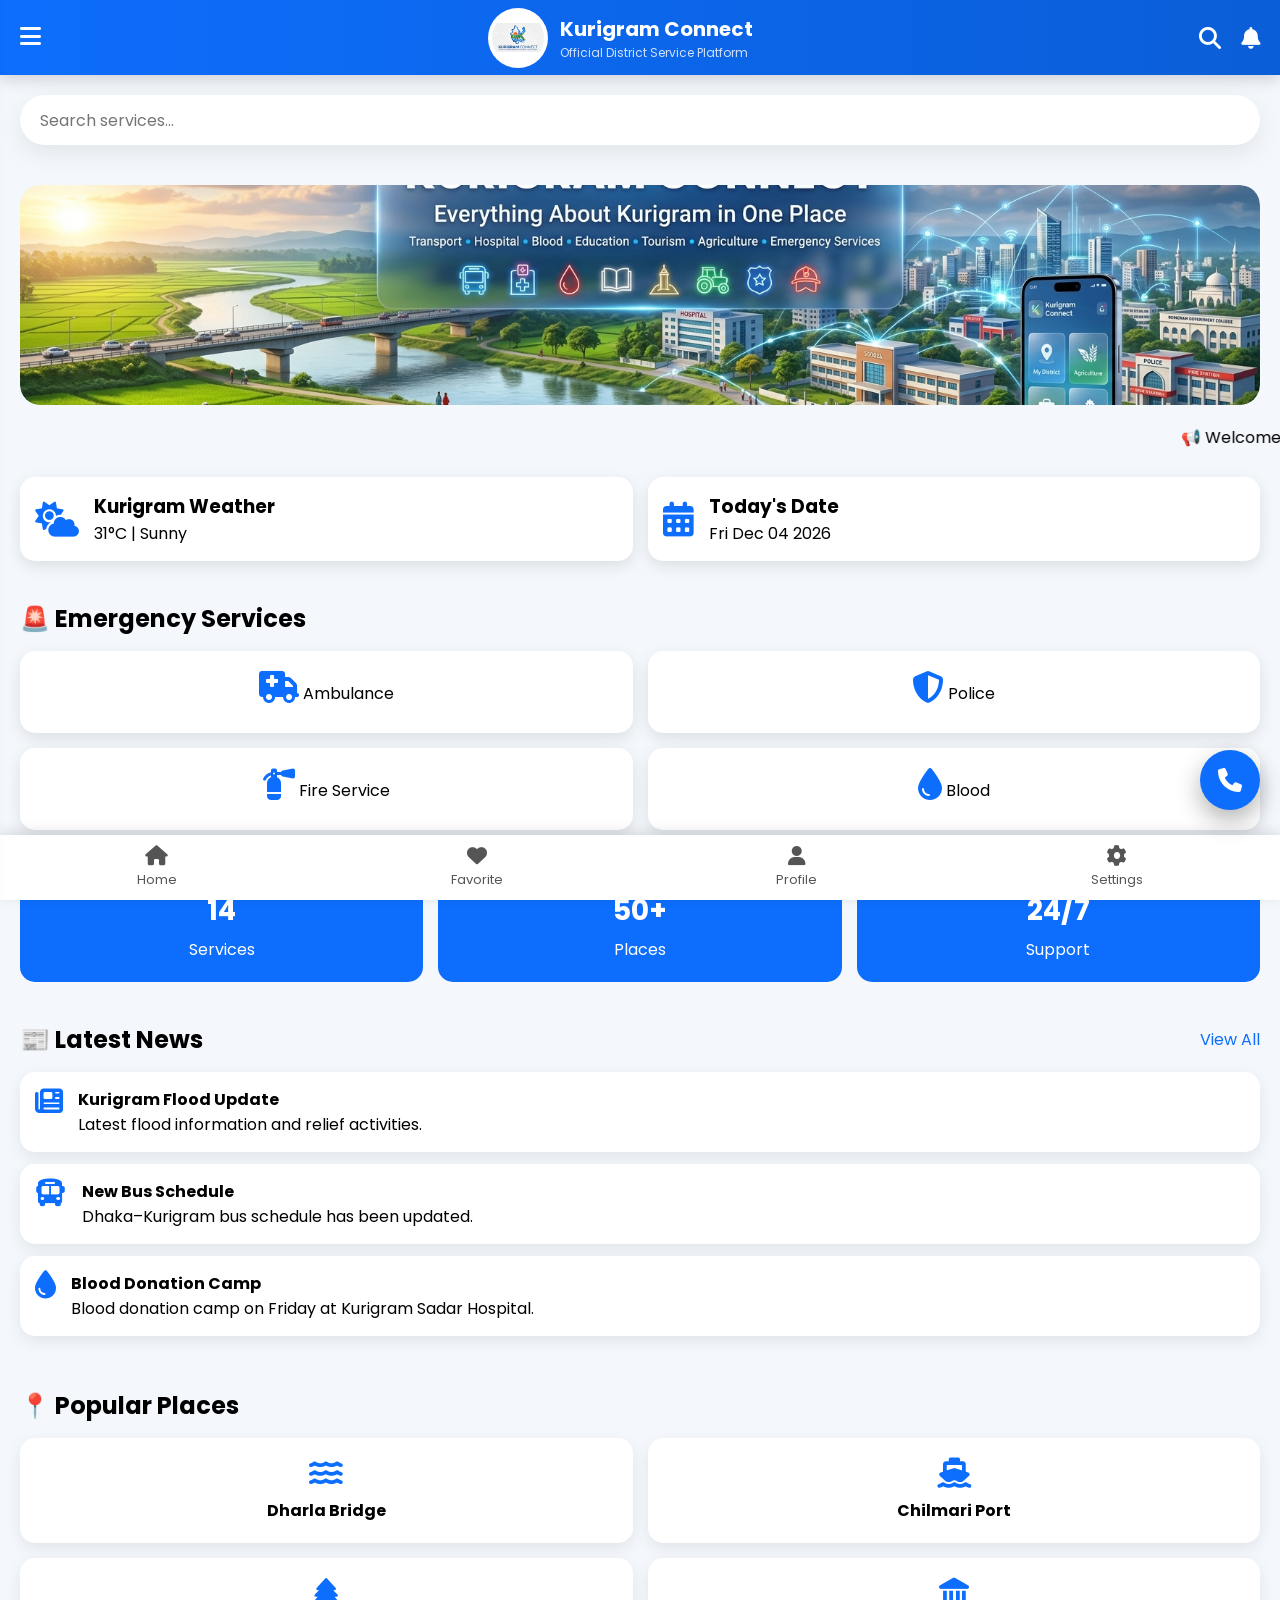
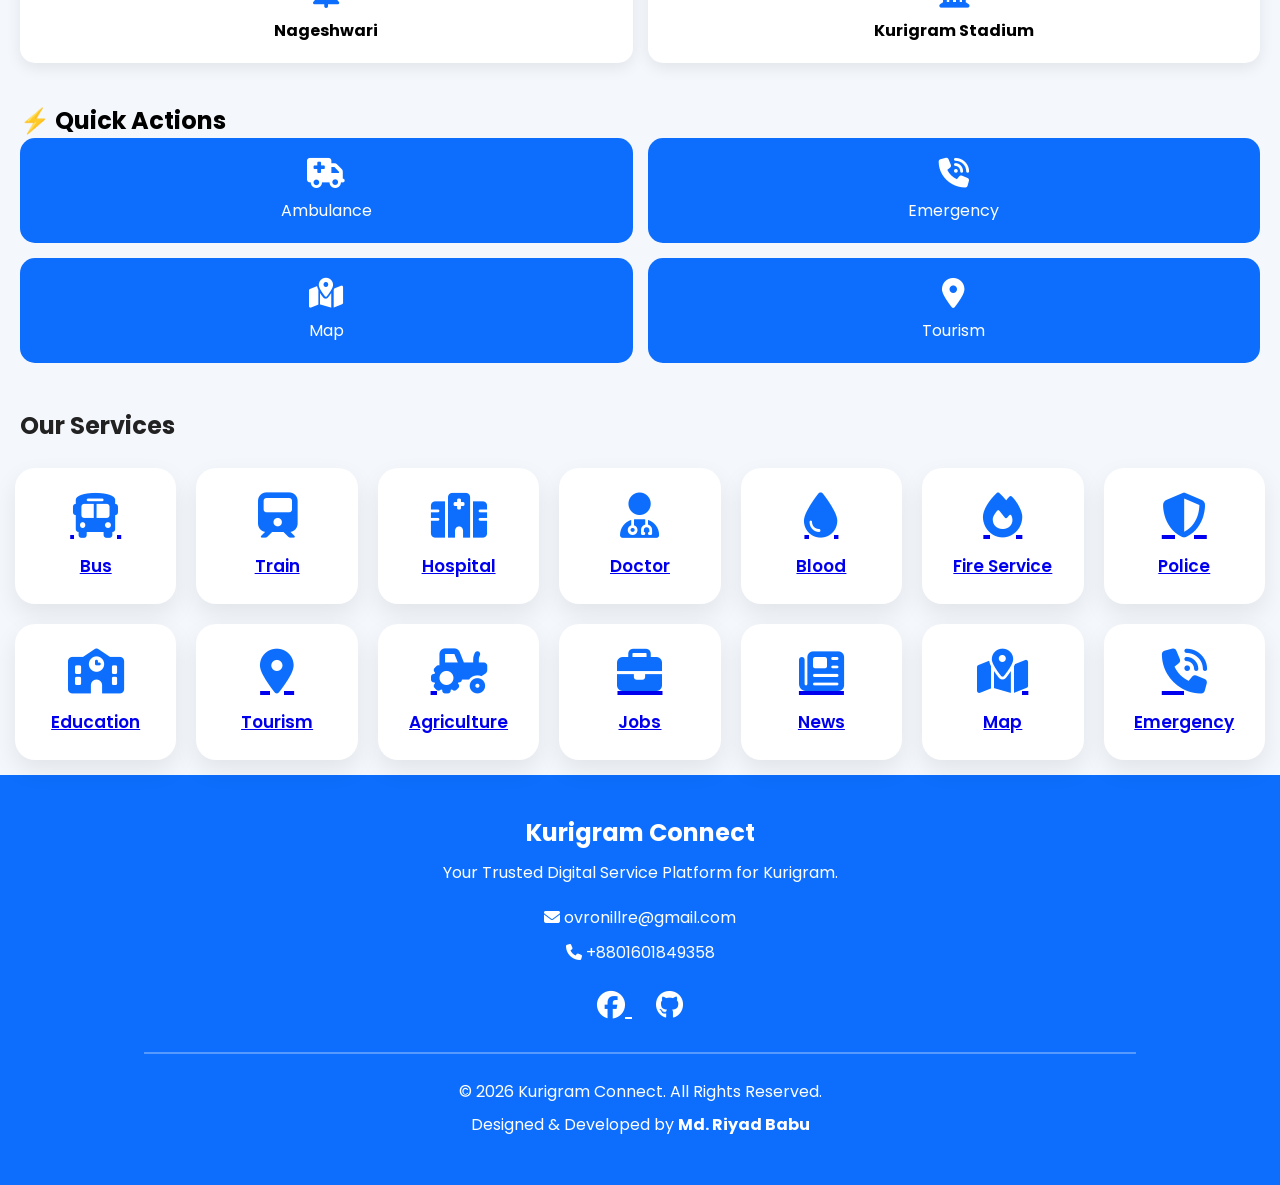
<file: index.html>
<!DOCTYPE html>
<html lang="en">

<head>
    <meta charset="UTF-8">
    <meta name="viewport" content="width=device-width, initial-scale=1.0">

    <title>Kurigram Connect</title>

    <!-- CSS -->
   <link rel="stylesheet" href="css/style.css">

    <!-- Google Font -->
    <link href="https://fonts.googleapis.com/css2?family=Poppins:wght@300;400;500;600;700&display=swap" rel="stylesheet">

    <!-- Font Awesome -->
    <link rel="stylesheet"
        href="https://cdnjs.cloudflare.com/ajax/libs/font-awesome/6.7.2/css/all.min.css">
       
</head>

<body>
    <!-- <div id="loader">
    <div class="spinner"></div> -->
</div>

    <!-- =======================
         SIDEBAR
    ======================== -->

    <div class="sidebar" id="sidebar">

        <div class="close-btn" id="closeBtn">
            <i class="fa-solid fa-xmark"></i>
        </div>

        <h2>Kurigram Connect</h2>

       <ul>

<li>
<a href="../index.html">
    <i class="fa-solid fa-house"></i>
    Home
</a>
</li>

<li>
<a href="page/hospital.html">
<i class="fa-solid fa-hospital"></i>
Hospital
</a>
</li>

<li>
<a href="page/doctor.html">
<i class="fa-solid fa-user-doctor"></i>
Doctor
</a>
</li>

<li>
<a href="page/appointment.html">
<i class="fa-solid fa-calendar-check"></i>
Appointment
</a>
</li>

<li>
<a href="#">
<i class="fa-solid fa-droplet"></i>
Blood Donation
</a>
</li>

<li>
<a href="#">
<i class="fa-solid fa-bus"></i>
Bus Service
</a>
</li>

<li>
<a href="#">
<i class="fa-solid fa-train"></i>
Train Service
</a>
</li>

<li>
<a href="#">
<i class="fa-solid fa-school"></i>
Education
</a>
</li>

<li>
<a href="#">
<i class="fa-solid fa-location-dot"></i>
Tourism
</a>
</li>

<li>
<a href="#">
<i class="fa-solid fa-phone"></i>
Emergency
</a>
</li>

<li>
<a href="page/about.html">
<i class="fa-solid fa-user"></i>
About Developer
</a>
</li>

</ul>

    </div>

    <!-- =======================
         HEADER
    ======================== -->

    <header class="header">

        <div class="menu" id="menuBtn">
            <i class="fa-solid fa-bars"></i>
        </div>

        <div class="logoArea">

            <img src="image/logo.png" class="logo" alt="Logo">

            <div>
                <h2>Kurigram Connect</h2>
                <p>Official District Service Platform</p>
            </div>

        </div>

        <div class="rightIcon">

            <i class="fa-solid fa-magnifying-glass" id="searchBtn"></i>

            <i class="fa-solid fa-bell" id="notificationBtn"></i>

        </div>

    </header>

    <!-- =======================
         SEARCH
    ======================== -->

    <section class="searchBox">

        <input
            type="text"
            id="searchInput"
            placeholder="Search services...">

    </section>

    <!-- =======================
         BANNER
    ======================== -->

    <section class="slider">

        <div class="banner-slider">
    <img src="image/banner/banner.png" class="active">
    <img src="image/banner/Banner2.png">
    <img src="image/banner/Banner3.png">
    <img src="image/banner/Banner4.png">
    <img src="image/banner/Banner5.png">
</div>

    </section>

    <!-- =======================
         NOTICE BOARD
    ======================== -->

    <section class="notice">

        <marquee>

            📢 Welcome to Kurigram Connect |
            🩸 Blood Donor Registration Open |
            🚌 Bus Schedule Updated |
            🏥 Hospital Information Available |
            🌾 Agriculture Services Added |
            🎓 Admission Information Available

        </marquee>

    </section>
    <!-- =========================
     HOME INFO SECTION
========================== -->

<section class="home-info">

    <!-- Weather Card -->
    <div class="info-card weather-card">
        <i class="fa-solid fa-cloud-sun"></i>
        <div>
            <h3>Kurigram Weather</h3>
            <p>31°C | Sunny</p>
        </div>
    </div>

    <!-- Date Card -->
    <div class="info-card date-card">
        <i class="fa-solid fa-calendar-days"></i>
        <div>
            <h3>Today's Date</h3>
            <p id="currentDate"></p>
        </div>
    </div>

</section>

<!-- Emergency -->

<section class="emergency">

    <h2>🚨 Emergency Services</h2>

    <div class="emergency-grid">

        <div class="emergency-card">
            <i class="fa-solid fa-truck-medical"></i>
            <span>Ambulance</span>
        </div>

        <div class="emergency-card">
            <i class="fa-solid fa-shield-halved"></i>
            <span>Police</span>
        </div>

        <div class="emergency-card">
            <i class="fa-solid fa-fire-extinguisher"></i>
            <span>Fire Service</span>
        </div>

        <div class="emergency-card">
            <i class="fa-solid fa-droplet"></i>
            <span>Blood</span>
        </div>

    </div>

</section>

<!-- Statistics -->

<section class="stats">

    <div class="stat-box">
        <h2>14</h2>
        <p>Services</p>
    </div>

    <div class="stat-box">
        <h2>50+</h2>
        <p>Places</p>
    </div>

    <div class="stat-box">
        <h2>24/7</h2>
        <p>Support</p>
    </div>

</section>
<!-- =========================
     LATEST NEWS
========================= -->

<section class="latest-news">

    <div class="section-title">
        <h2>📰 Latest News</h2>
        <a href="#">View All</a>
    </div>

    <div class="news-card">
        <i class="fa-solid fa-newspaper"></i>
        <div>
            <h4>Kurigram Flood Update</h4>
            <p>Latest flood information and relief activities.</p>
        </div>
    </div>

    <div class="news-card">
        <i class="fa-solid fa-bus"></i>
        <div>
            <h4>New Bus Schedule</h4>
            <p>Dhaka–Kurigram bus schedule has been updated.</p>
        </div>
    </div>

    <div class="news-card">
        <i class="fa-solid fa-droplet"></i>
        <div>
            <h4>Blood Donation Camp</h4>
            <p>Blood donation camp on Friday at Kurigram Sadar Hospital.</p>
        </div>
    </div>

</section>

<!-- =========================
     POPULAR PLACES
========================= -->

<section class="popular">

    <div class="section-title">
        <h2>📍 Popular Places</h2>
    </div>

    <div class="place-grid">

        <div class="place-card">
            <i class="fa-solid fa-water"></i>
            <h4>Dharla Bridge</h4>
        </div>

        <div class="place-card">
            <i class="fa-solid fa-ship"></i>
            <h4>Chilmari Port</h4>
        </div>

        <div class="place-card">
            <i class="fa-solid fa-tree"></i>
            <h4>Nageshwari</h4>
        </div>

        <div class="place-card">
            <i class="fa-solid fa-landmark"></i>
            <h4>Kurigram Stadium</h4>
        </div>

    </div>

</section>

<!-- =========================
     QUICK ACTIONS
========================= -->

<section class="quick-actions">

    <h2>⚡ Quick Actions</h2>

    <div class="action-grid">

        <a href="#" class="action-card">
            <i class="fa-solid fa-truck-medical"></i>
            <span>Ambulance</span>
        </a>

        <a href="#" class="action-card">
            <i class="fa-solid fa-phone-volume"></i>
            <span>Emergency</span>
        </a>

        <a href="#" class="action-card">
            <i class="fa-solid fa-map-location-dot"></i>
            <span>Map</span>
        </a>

        <a href="#" class="action-card">
            <i class="fa-solid fa-location-dot"></i>
            <span>Tourism</span>
        </a>

    </div>

</section>

<!-- Floating Button -->

<a href="#" class="floating-btn">
    <i class="fa-solid fa-phone"></i>
</a>

    <!-- =======================
         OUR SERVICES
    ======================== -->

    <div class="title">
        <h3>Our Services</h3>
    </div>

    <section class="category">
                <!-- Service Card 1 -->
        <a href="page/bus.html" class="card">
            <i class="fa-solid fa-bus"></i>
            <span>Bus</span>
        </a>

        <!-- Service Card 2 -->
        <a href="page/train.html" class="card">
            <i class="fa-solid fa-train"></i>
            <span>Train</span>
        </a>

        <!-- Service Card 3 -->
        <a href="page/hospital.html" class="card">
            <i class="fa-solid fa-hospital"></i>
            <span>Hospital</span>
        </a>

        <!-- Service Card 4 -->
        <a href="page/doctor.html" class="card">
            <i class="fa-solid fa-user-doctor"></i>
            <span>Doctor</span>
        </a>

        <!-- Service Card 5 -->
        <a href="page/blood.html" class="card">
            <i class="fa-solid fa-droplet"></i>
            <span>Blood</span>
        </a>

        <!-- Service Card 6 -->
        <a href="page/fire.html" class="card">
            <i class="fa-solid fa-fire"></i>
            <span>Fire Service</span>
        </a>

        <!-- Service Card 7 -->
        <a href="page/police.html" class="card">
            <i class="fa-solid fa-shield-halved"></i>
            <span>Police</span>
        </a>

        <!-- Service Card 8 -->
        <a href="page/education.html" class="card">
            <i class="fa-solid fa-school"></i>
            <span>Education</span>
        </a>

        <!-- Service Card 9 -->
        <a href="page/tourism.html" class="card">
            <i class="fa-solid fa-location-dot"></i>
            <span>Tourism</span>
        </a>

        <!-- Service Card 10 -->
        <a href="page/agriculture.html" class="card">
            <i class="fa-solid fa-tractor"></i>
            <span>Agriculture</span>
        </a>

        <!-- Service Card 11 -->
        <a href="page/jobs.html" class="card">
            <i class="fa-solid fa-briefcase"></i>
            <span>Jobs</span>
        </a>

        <!-- Service Card 12 -->
        <a href="page/news.html" class="card">
            <i class="fa-solid fa-newspaper"></i>
            <span>News</span>
        </a>

        <!-- Service Card 13 -->
        <a href="page/map.html" class="card">
            <i class="fa-solid fa-map-location-dot"></i>
            <span>Map</span>
        </a>

        <!-- Service Card 14 -->
        <a href="page/emergency.html" class="card">
            <i class="fa-solid fa-phone-volume"></i>
            <span>Emergency</span>
        </a>

    </section>

    <!-- Footer -->

    <footer class="footer">

    <h2>Kurigram Connect</h2>

    <p>Your Trusted Digital Service Platform for Kurigram.</p>

    <div class="footer-contact">

        <p>
            <i class="fa-solid fa-envelope"></i>
            ovronillre@gmail.com
        </p>

        <p>
            <i class="fa-solid fa-phone"></i>
            +8801601849358
        </p>

    </div>

    <div class="footer-social">

        <a href="https://www.facebook.com/profile.php?id=61550258212341" target="_blank">
            <i class="fa-brands fa-facebook"></i>
        </a>

        <a href="https://github.com/riyad-gif22" target="_blank">
            <i class="fa-brands fa-github"></i>
        </a>

    </div>

    <hr>

    <p>
        © 2026 Kurigram Connect. All Rights Reserved.
    </p>

    <p>
        Designed & Developed by
        <strong>
            <a href="page/about.html">
                Md. Riyad Babu
            </a>
        </strong>
    </p>

</footer>

    <!-- Bottom Navigation -->

    <nav class="bottom-nav">

        <a href="#">
            <i class="fa-solid fa-house"></i>
            <span>Home</span>
        </a>

        <a href="#">
            <i class="fa-solid fa-heart"></i>
            <span>Favorite</span>
        </a>

        <a href="#">
            <i class="fa-solid fa-user"></i>
            <span>Profile</span>
        </a>

        <a href="#">
            <i class="fa-solid fa-gear"></i>
            <span>Settings</span>
        </a>

    </nav>

   <script src="js/style.js"></script>
<!-- Back To Top Button -->
<button id="topBtn" title="Go to top">
    <i class="fa-solid fa-arrow-up"></i>
</button>
</body>
</html>
</file>
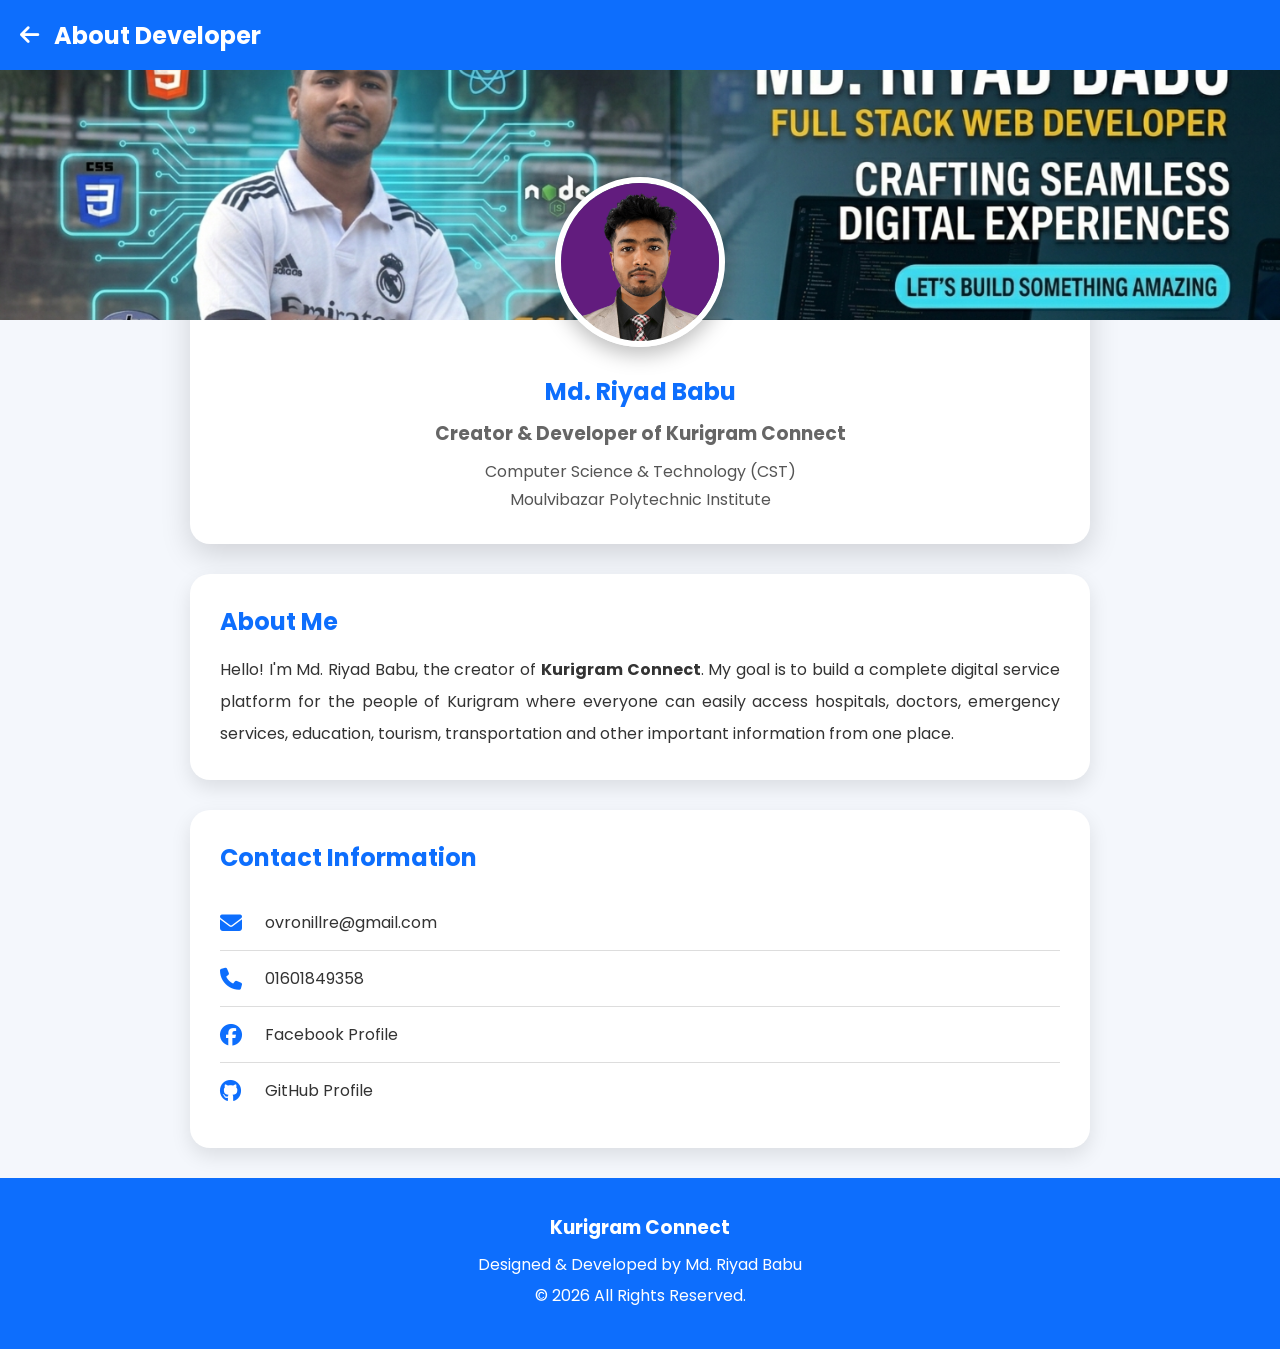
<file: page/about.html>
<!DOCTYPE html>
<html lang="en">

<head>
    <meta charset="UTF-8">
    <meta name="viewport" content="width=device-width, initial-scale=1.0">

    <title>About Developer | Kurigram Connect</title>

    <link rel="stylesheet" href="../css/about.css">

    <link rel="stylesheet"
        href="https://cdnjs.cloudflare.com/ajax/libs/font-awesome/6.7.2/css/all.min.css">
</head>

<body>

    <!-- Header -->

    <header class="header">

        <a href="../index.html" class="back-btn">
    <i class="fa-solid fa-arrow-left"></i>
</a>

        <h2>About Developer</h2>

    </header>

    <!-- Cover -->

    <section class="cover">

        <img src="../image/devolopar/web.png" alt="Banner">

    </section>

    <!-- Profile -->

    <section class="profile">

        <img src="../image/devolopar/riyad.png" alt="Md Riyad Babu">

        <h1>Md. Riyad Babu</h1>

        <h3>Creator & Developer of Kurigram Connect</h3>

        <p>
            Computer Science & Technology (CST)
            <br>
            Moulvibazar Polytechnic Institute
        </p>

    </section>

    <!-- About -->

    <section class="about">

        <h2>About Me</h2>

        <p>

            Hello!
            I'm Md. Riyad Babu, the creator of
            <b>Kurigram Connect</b>.

            My goal is to build a complete digital service platform for the people of Kurigram where everyone can easily access hospitals, doctors, emergency services, education, tourism, transportation and other important information from one place.

        </p>

    </section>

    <!-- Contact -->

    <section class="contact">

        <h2>Contact Information</h2>

        <div class="item">

            <i class="fa-solid fa-envelope"></i>

            <span>ovronillre@gmail.com</span>

        </div>

        <div class="item">

            <i class="fa-solid fa-phone"></i>

            <span>01601849358</span>

        </div>

        <div class="item">

            <i class="fa-brands fa-facebook"></i>

            <a href="https://www.facebook.com/profile.php?id=61550258212341"
                target="_blank">

                Facebook Profile

            </a>

        </div>

        <div class="item">

            <i class="fa-brands fa-github"></i>

            <a href="https://github.com/riyad-gif22"
                target="_blank">

                GitHub Profile

            </a>

        </div>

    </section>

    <!-- Footer -->

    <footer>

        <h3>Kurigram Connect</h3>

        <p>Designed & Developed by Md. Riyad Babu</p>

        <p>© 2026 All Rights Reserved.</p>

    </footer>

</body>

</html>
</file>
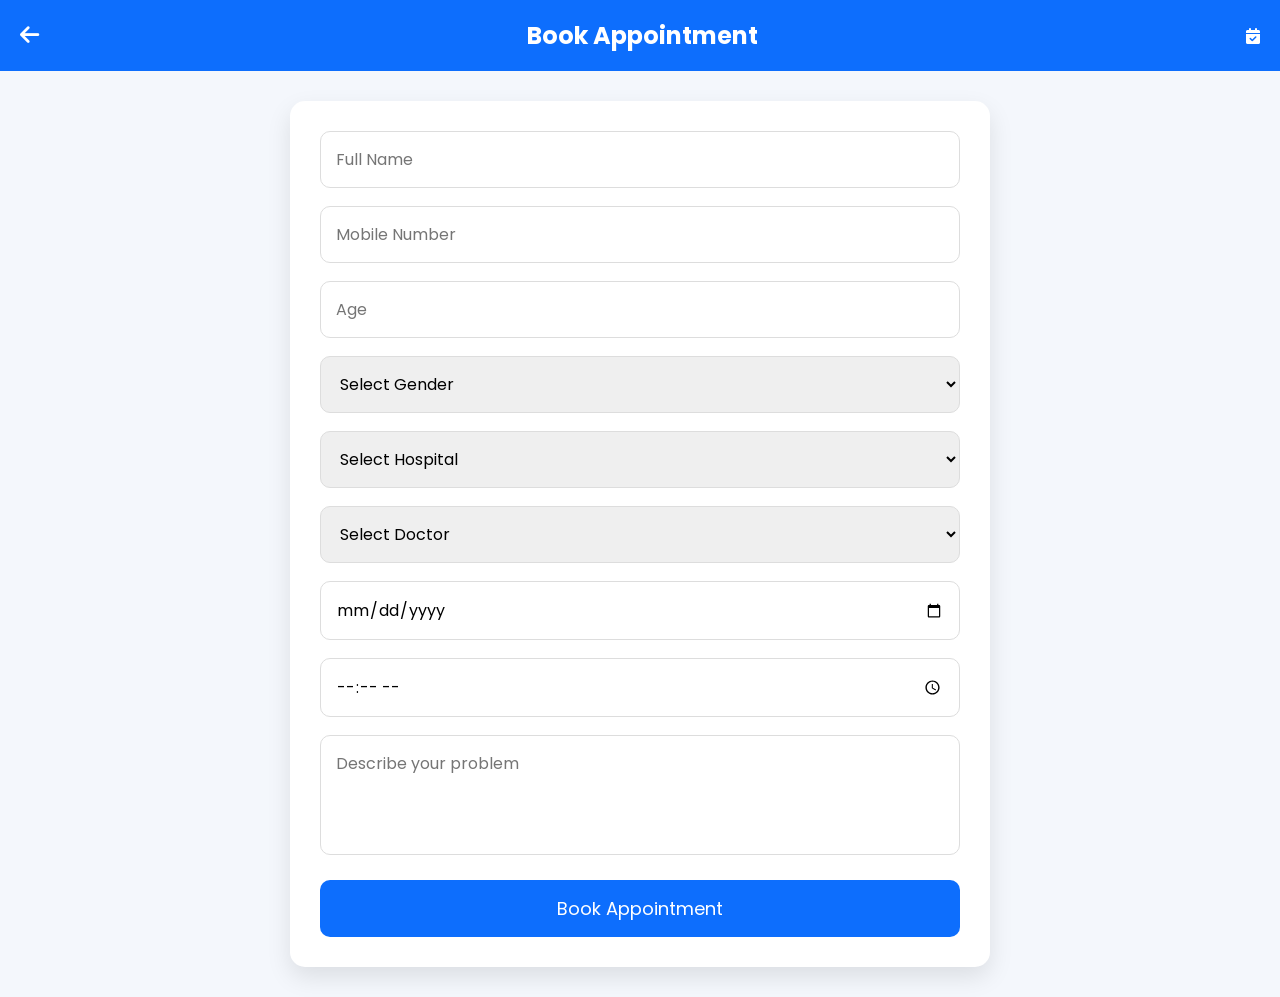
<file: page/appointment.html>
<!DOCTYPE html>
<html lang="en">

<head>
    <meta charset="UTF-8">
    <meta name="viewport" content="width=device-width, initial-scale=1.0">
    <title>Book Appointment | Kurigram Connect</title>

    <link rel="stylesheet" href="../css/appointment.css">

    <link rel="stylesheet"
        href="https://cdnjs.cloudflare.com/ajax/libs/font-awesome/6.7.2/css/all.min.css">
</head>

<body>

<header class="header">

    <a href="../index.html" class="back">
        <i class="fa-solid fa-arrow-left"></i>
    </a>

    <h2>Book Appointment</h2>

    <i class="fa-solid fa-calendar-check"></i>

</header>

<div class="container">

    <form id="appointmentForm">

        <input type="text" placeholder="Full Name" required>

        <input type="tel" placeholder="Mobile Number" required>

        <input type="number" placeholder="Age" required>

        <select required>
            <option>Select Gender</option>
            <option>Male</option>
            <option>Female</option>
        </select>

        <select required>
            <option>Select Hospital</option>
            <option>Kurigram General Hospital</option>
            <option>Kurigram Medical Center</option>
            <option>Diabetic Hospital</option>
        </select>

        <select required>
            <option>Select Doctor</option>
            <option>Dr. Ahmed Hasan</option>
            <option>Dr. Rahman</option>
            <option>Dr. Karim</option>
        </select>

        <input type="date" required>

        <input type="time" required>

        <textarea placeholder="Describe your problem"></textarea>

        <button type="submit">
            Book Appointment
        </button>

    </form>

</div>

<script src="../js/appointment.js"></script>

</body>

</html>
</file>
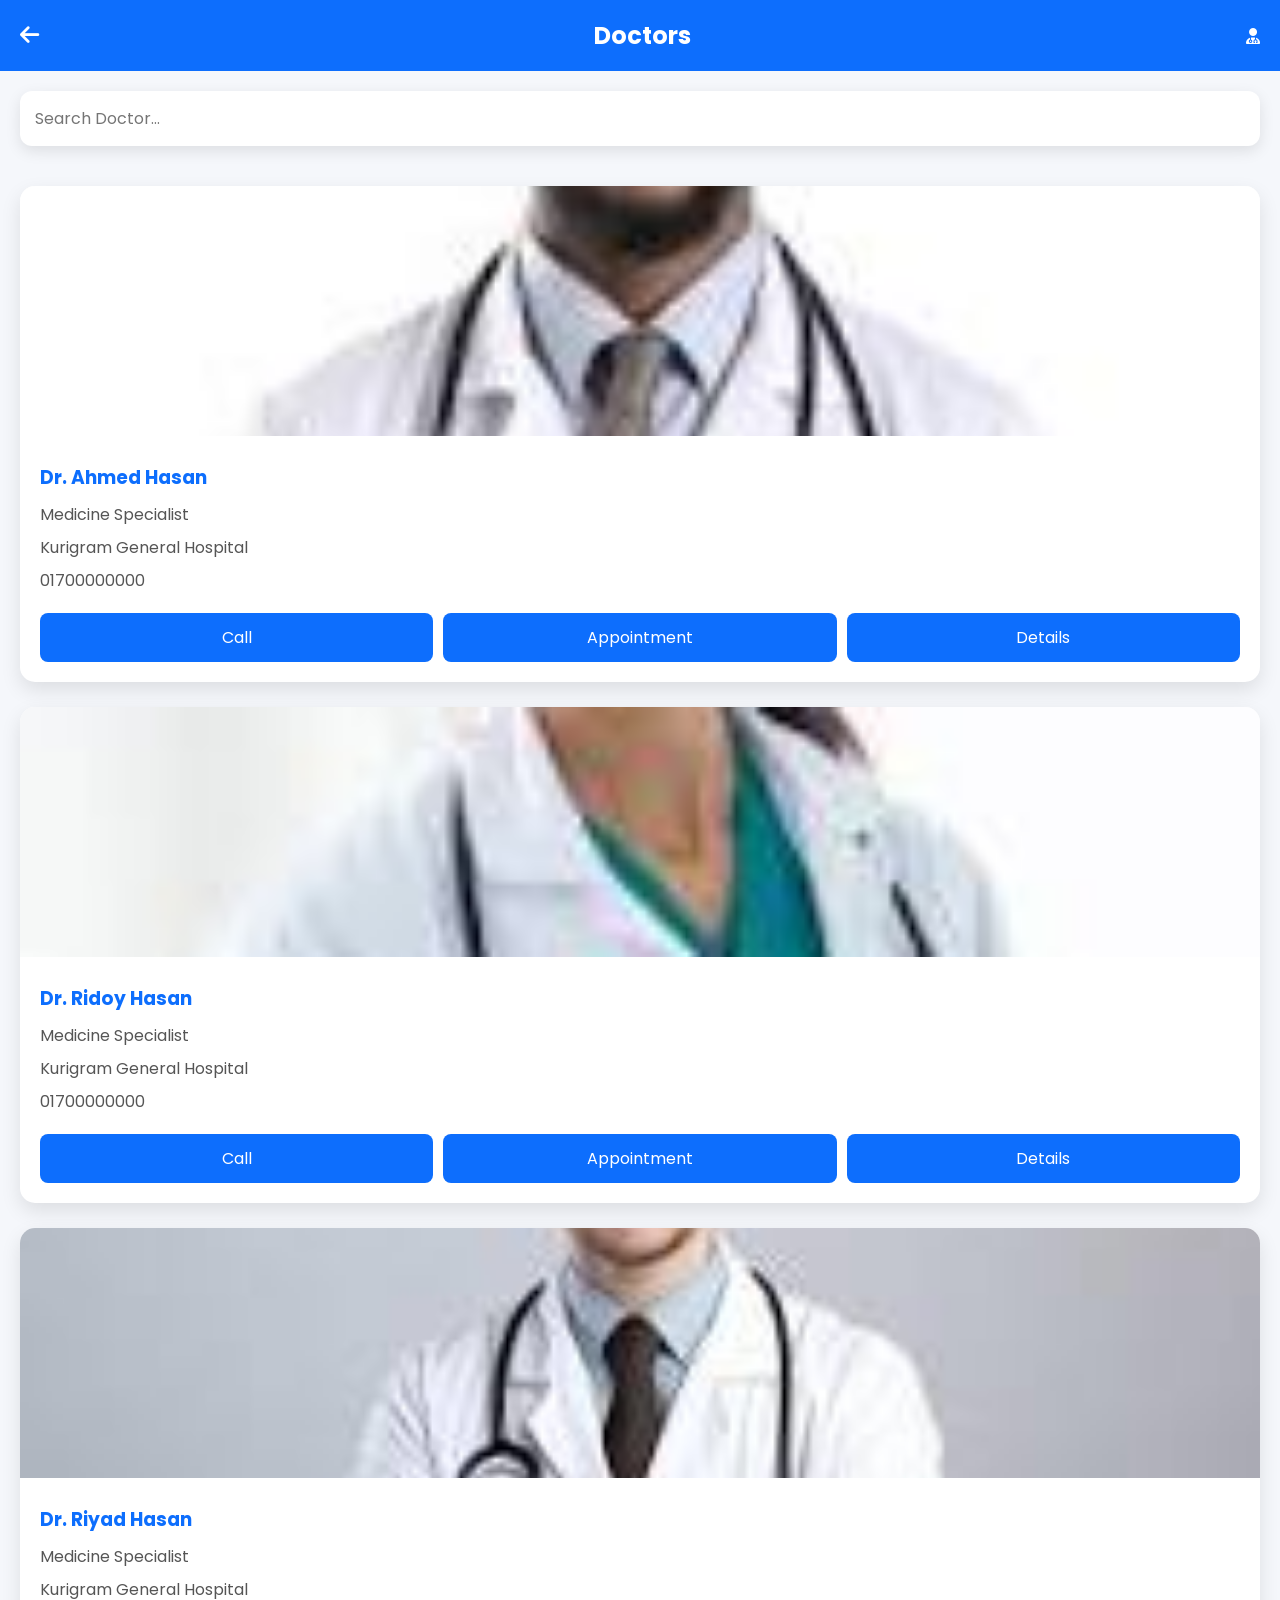
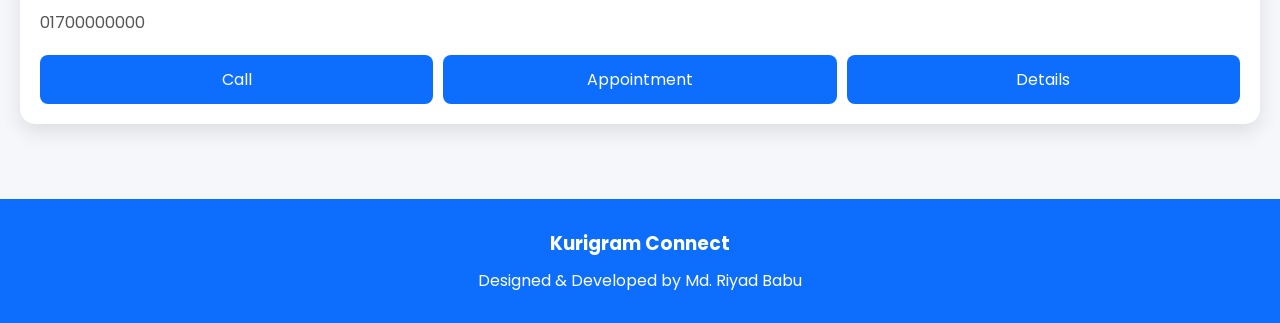
<file: page/doctor.html>
<!DOCTYPE html>
<html lang="en">

<head>

    <meta charset="UTF-8">
    <meta name="viewport" content="width=device-width, initial-scale=1.0">

    <title>Doctors | Kurigram Connect</title>

    <link rel="stylesheet" href="../css/doctor.css">

    <link rel="stylesheet"
        href="https://cdnjs.cloudflare.com/ajax/libs/font-awesome/6.7.2/css/all.min.css">

</head>

<body>

<header class="header">

    <a href="../index.html" class="back">
        <i class="fa-solid fa-arrow-left"></i>
    </a>

    <h2>Doctors</h2>

    <i class="fa-solid fa-user-doctor"></i>

</header>

<section class="search">

    <input type="text" placeholder="Search Doctor...">

</section>

<section class="doctor-list">

    <div class="card">

        <img src="../image/doctors/doctor1.jpg" alt="Doctor">

        <div class="info">

            <h3>Dr. Ahmed Hasan</h3>

            <p>Medicine Specialist</p>

            <p>Kurigram General Hospital</p>

            <p>01700000000</p>

            <div class="btn">

               <a href="tel:01700000000">Call</a>

               <a href="appointment.html">Appointment</a>

                <a href="#">Details</a>

            </div>

        </div>

    </div>
    <div class="card">

        <img src="../image/doctors/doctor2.jpg" alt="Doctor">

        <div class="info">

            <h3>Dr. Ridoy Hasan</h3>

            <p>Medicine Specialist</p>

            <p>Kurigram General Hospital</p>

            <p>01700000000</p>

            <div class="btn">

               
                <a href="tel:01700000000">Call</a>

              <a href="appointment.html">Appointment</a>

                <a href="#">Details</a>

            </div>

        </div>

    </div>
    <div class="card">

        <img src="../image/doctors/doctor3.jpg" alt="Doctor">

        <div class="info">

            <h3>Dr. Riyad Hasan</h3>

            <p>Medicine Specialist</p>

            <p>Kurigram General Hospital</p>

            <p>01700000000</p>

            <div class="btn">

             <a href="tel:01700000000">Call</a>

             <a href="appointment.html">Appointment</a>

                <a href="#">Details</a>

            </div>

        </div>

    </div>

</section>

<footer>

    <h3>Kurigram Connect</h3>

    <p>Designed & Developed by Md. Riyad Babu</p>

</footer>

<script src="../js/doctor.js"></script>

</body>
</html>
</file>
<file: css/style.css>
/* ==========================
   GOOGLE FONT
========================== */
*{
    margin:0;
    padding:0;
    box-sizing:border-box;
    font-family:'Poppins',sans-serif;
}

body{
    background:#f4f7fc;
}

/* ==========================
   HEADER
========================== */

.header{

    height:75px;
    background:linear-gradient(90deg,#0d6efd,#0b5ed7);

    color:white;

    display:flex;

    justify-content:space-between;

    align-items:center;

    padding:0 20px;

    position:sticky;

    top:0;

    z-index:999;

    box-shadow:0 5px 15px rgba(0,0,0,.15);

}

.menu i{

    font-size:24px;

    cursor:pointer;

}

.logoArea{

    display:flex;

    align-items:center;

    gap:12px;

}

.logo{

    width:50px;

    height:50px;

    border-radius:50%;

    background:white;

    object-fit:cover;

}

.logoArea h2{

    font-size:20px;

}

.logoArea p{

    font-size:12px;

    opacity:.8;

}

.rightIcon{

    display:flex;

    gap:20px;

}

.rightIcon i{

    font-size:22px;

    cursor:pointer;

}

/* ==========================
SEARCH
========================== */

.searchBox{

    padding:20px;

}

.searchBox input{

    width:100%;

    height:50px;

    border:none;

    border-radius:30px;

    padding-left:20px;

    font-size:16px;

    outline:none;

    box-shadow:0 8px 25px rgba(0,0,0,.08);

}

/* ==========================
SLIDER
========================== */

.slider{

    padding:0 20px;

}

.slider img{

    width:100%;

    border-radius:20px;

    height:220px;

    object-fit:cover;

    box-shadow:0 10px 25px rgba(0,0,0,.12);

}

/* ==========================
TITLE
========================== */

.title{

    padding:25px 20px 10px;

}

.title h3{

    font-size:24px;

    color:#222;

}

/* ==========================
CATEGORY
========================== */

.category{

    padding:15px;

    display:grid;

    grid-template-columns:repeat(auto-fit,minmax(140px,1fr));

    gap:20px;

}

/* ==========================
CARD
========================== */

.card{

    background:white;

    border-radius:20px;

    padding:25px;

    display:flex;

    flex-direction:column;

    align-items:center;

    justify-content:center;

    gap:15px;

    cursor:pointer;

    transition:.35s;

    box-shadow:0 10px 25px rgba(0,0,0,.08);

}

.card:hover{

    transform:translateY(-8px);

    box-shadow:0 15px 35px rgba(0,0,0,.15);

}

.card i{

    font-size:45px;

    color:#0d6efd;

}

.card span{

    font-size:17px;

    font-weight:600;

}

/* ==========================
MOBILE
========================== */

@media(max-width:768px){

.logoArea h2{

    font-size:17px;

}

.logoArea p{

    display:none;

}

.slider img{

    height:170px;

}

.category{

    grid-template-columns:repeat(2,1fr);

}

}

@media(max-width:500px){

.header{

    padding:0 15px;

}

.rightIcon{

    gap:12px;

}

.card{

    padding:18px;

}

.card i{

    font-size:35px;

}

.card span{

    font-size:15px;

}

}
.logo{
    width:60px;
    height:60px;
    object-fit:contain;
    border-radius:50%;
    background:#fff;
    padding:4px;
}
.slider{

    padding:20px;

}

.slider img{

    width:100%;

    height:320px;

    object-fit:cover;

    border-radius:20px;

    transition:1s;

    box-shadow:0 10px 30px rgba(0,0,0,.15);

}
/* ==========================
SIDEBAR
========================== */

.sidebar{

    position:fixed;

    top:0;

    left:-300px;

    width:280px;

    height:100vh;

    background:white;

    box-shadow:5px 0 20px rgba(0,0,0,.15);

    transition:.4s;

    z-index:9999;

    padding:20px;

}

.sidebar.active{

    left:0;

}

.close-btn{

    text-align:right;

    font-size:28px;

    cursor:pointer;

}

.sidebar h2{

    color:#0d6efd;

    margin:20px 0;

}

.sidebar ul{

    list-style:none;

}

.sidebar ul li{

    margin:18px 0;

}

.sidebar ul li a{

    text-decoration:none;

    color:#333;

    font-size:18px;

    display:flex;

    align-items:center;

    gap:12px;

    transition:.3s;

}

.sidebar ul li a:hover{

    color:#0d6efd;

    padding-left:8px;

}
/* Bottom Navigation */

.bottom-nav{

    position:fixed;

    bottom:0;

    left:0;

    width:100%;

    height:65px;

    background:#fff;

    display:flex;

    justify-content:space-around;

    align-items:center;

    box-shadow:0 -3px 12px rgba(0,0,0,.12);

}

.bottom-nav a{

    text-decoration:none;

    color:#555;

    display:flex;

    flex-direction:column;

    align-items:center;

    font-size:13px;

}

.bottom-nav i{

    font-size:20px;

    margin-bottom:4px;

}

.bottom-nav a:hover{

    color:#0d6efd;

}
/* ===========================
HOME INFO
=========================== */

.home-info{
    display:flex;
    gap:15px;
    padding:20px;
    flex-wrap:wrap;
}

.info-card{
    flex:1;
    min-width:180px;
    background:#fff;
    border-radius:15px;
    padding:15px;
    display:flex;
    align-items:center;
    gap:15px;
    box-shadow:0 5px 15px rgba(0,0,0,.1);
}

.info-card i{
    font-size:35px;
    color:#0d6efd;
}

/* ===========================
EMERGENCY
=========================== */

.emergency{
    padding:20px;
}

.emergency h2{
    margin-bottom:15px;
}

.emergency-grid{
    display:grid;
    grid-template-columns:repeat(2,1fr);
    gap:15px;
}

.emergency-card{
    background:#fff;
    padding:20px;
    border-radius:15px;
    text-align:center;
    box-shadow:0 5px 15px rgba(0,0,0,.1);
    transition:.3s;
}

.emergency-card:hover{
    transform:translateY(-5px);
}

.emergency-card i{
    font-size:32px;
    color:#0d6efd;
    margin-bottom:10px;
}

/* ===========================
STATISTICS
=========================== */

.stats{
    display:flex;
    justify-content:space-around;
    gap:15px;
    padding:20px;
    flex-wrap:wrap;
}

.stat-box{
    flex:1;
    min-width:100px;
    background:#0d6efd;
    color:#fff;
    padding:20px;
    text-align:center;
    border-radius:15px;
}

.stat-box h2{
    font-size:28px;
    margin-bottom:5px;
}
/* ======================
LATEST NEWS
====================== */

.latest-news,
.popular,
.quick-actions{
    padding:20px;
}

.section-title{
    display:flex;
    justify-content:space-between;
    align-items:center;
    margin-bottom:15px;
}

.section-title a{
    text-decoration:none;
    color:#0d6efd;
}

.news-card{
    display:flex;
    gap:15px;
    background:#fff;
    padding:15px;
    margin-bottom:12px;
    border-radius:15px;
    box-shadow:0 5px 15px rgba(0,0,0,.08);
}

.news-card i{
    font-size:28px;
    color:#0d6efd;
}

/* Places */

.place-grid{
    display:grid;
    grid-template-columns:repeat(2,1fr);
    gap:15px;
}

.place-card{
    background:#fff;
    text-align:center;
    padding:20px;
    border-radius:15px;
    box-shadow:0 5px 15px rgba(0,0,0,.08);
}

.place-card i{
    font-size:30px;
    color:#0d6efd;
    margin-bottom:10px;
}

/* Quick Action */

.action-grid{
    display:grid;
    grid-template-columns:repeat(2,1fr);
    gap:15px;
}

.action-card{
    background:#0d6efd;
    color:white;
    text-decoration:none;
    text-align:center;
    padding:20px;
    border-radius:15px;
    transition:.3s;
}

.action-card:hover{
    transform:translateY(-5px);
}

.action-card i{
    font-size:30px;
    display:block;
    margin-bottom:10px;
}

/* Floating Button */

.floating-btn{
    position:fixed;
    right:20px;
    bottom:90px;
    width:60px;
    height:60px;
    background:#0d6efd;
    color:white;
    border-radius:50%;
    display:flex;
    justify-content:center;
    align-items:center;
    text-decoration:none;
    font-size:24px;
    box-shadow:0 10px 25px rgba(0,0,0,.3);
    z-index:999;
}
/* ==========================
   Footer
========================== */

.footer{
    background:#0d6efd;
    color:white;
    text-align:center;
    padding:40px 20px;
}

.footer h2{
    margin-bottom:10px;
}

.footer p{
    margin:8px 0;
}

.footer-contact{
    margin:20px 0;
}

.footer-contact p{
    margin:10px 0;
}

.footer-social{
    margin:20px 0;
}

.footer-social a{
    color:white;
    font-size:28px;
    margin:0 12px;
    transition:.3s;
}

.footer-social a:hover{
    color:#ffd43b;
}

.footer hr{
    margin:25px auto;
    width:80%;
    border:1px solid rgba(255,255,255,.3);
}

.footer strong a{
    color:#fff;
    text-decoration:none;
}

.footer strong a:hover{
    text-decoration:underline;
}
/* Back To Top */

#topBtn{

    position:fixed;

    bottom:30px;

    right:25px;

    width:50px;

    height:50px;

    border:none;

    border-radius:50%;

    background:#0d6efd;

    color:white;

    font-size:20px;

    cursor:pointer;

    display:none;

    box-shadow:0 8px 20px rgba(0,0,0,.3);

    transition:.3s;

}

#topBtn:hover{

    transform:scale(1.1);

    background:#0056d2;

}
/* Loader */

#loader{

    position:fixed;

    width:100%;

    height:100vh;

    background:white;

    display:flex;

    justify-content:center;

    align-items:center;

    z-index:99999;

}

.spinner{

    width:60px;

    height:60px;

    border:6px solid #ddd;

    border-top:6px solid #0d6efd;

    border-radius:50%;

    animation:spin 1s linear infinite;

}

@keyframes spin{

    100%{

        transform:rotate(360deg);

    }

}.banner-slider{
    width:100%;
    height:220px;
    overflow:hidden;
    position:relative;
    border-radius:20px;
}

.banner-slider img{
    position:absolute;
    width:100%;
    height:100%;
    object-fit:cover;
    opacity:0;
    transition:opacity .8s;
}

.banner-slider img.active{
    opacity:1;
}
</file>
<file: css/about.css>
/* Google Font */
@import url('https://fonts.googleapis.com/css2?family=Poppins:wght@300;400;500;600;700;800&display=swap');

*{
    margin:0;
    padding:0;
    box-sizing:border-box;
    font-family:'Poppins',sans-serif;
}

body{
    background:#f4f7fc;
    color:#333;
}

/* Header */

.header{
    width:100%;
    height:70px;
    background:#0d6efd;
    color:white;

    display:flex;
    align-items:center;
    gap:15px;

    padding:0 20px;

    position:sticky;
    top:0;
    z-index:999;
}

.back-btn{
    color:white;
    font-size:22px;
    text-decoration:none;
}

.header h2{
    font-size:24px;
}

/* Cover */

.cover img{
    width:100%;
    height:250px;
    object-fit:cover;
}

/* Profile */

.profile{

    width:90%;
    max-width:900px;

    background:white;

    margin:-70px auto 30px;

    border-radius:20px;

    text-align:center;

    padding:30px;

    box-shadow:0 10px 30px rgba(0,0,0,.15);

}

.profile img{

    width:170px;
    height:170px;

    border-radius:50%;

    border:6px solid white;

    object-fit:cover;

    margin-top:-110px;

    box-shadow:0 8px 20px rgba(0,0,0,.25);

}

.profile h1{

    margin-top:20px;

    color:#0d6efd;

}

.profile h3{

    color:#666;

    margin:10px 0;

}

.profile p{

    color:#555;

    line-height:28px;

}

/* About */

.about{

    width:90%;
    max-width:900px;

    background:white;

    margin:auto auto 30px;

    padding:30px;

    border-radius:20px;

    box-shadow:0 8px 20px rgba(0,0,0,.1);

}

.about h2{

    margin-bottom:15px;

    color:#0d6efd;

}

.about p{

    line-height:32px;

    text-align:justify;

}

/* Contact */

.contact{

    width:90%;
    max-width:900px;

    background:white;

    margin:auto auto 30px;

    padding:30px;

    border-radius:20px;

    box-shadow:0 8px 20px rgba(0,0,0,.1);

}

.contact h2{

    color:#0d6efd;

    margin-bottom:20px;

}

.item{

    display:flex;

    align-items:center;

    gap:15px;

    padding:15px 0;

    border-bottom:1px solid #ddd;

}

.item:last-child{

    border:none;

}

.item i{

    color:#0d6efd;

    font-size:22px;

    width:30px;

}

.item a{

    text-decoration:none;

    color:#333;

}

.item a:hover{

    color:#0d6efd;

}

/* Footer */

footer{

    background:#0d6efd;

    color:white;

    text-align:center;

    padding:35px 20px;

}

footer h3{

    margin-bottom:10px;

}

footer p{

    margin:6px 0;

}

/* Responsive */

@media(max-width:768px){

    .cover img{

        height:180px;

    }

    .profile img{

        width:130px;
        height:130px;

        margin-top:-90px;

    }

    .profile h1{

        font-size:28px;

    }

}
</file>
<file: css/appointment.css>
@import url('https://fonts.googleapis.com/css2?family=Poppins:wght@300;400;500;600;700&display=swap');

*{
    margin:0;
    padding:0;
    box-sizing:border-box;
    font-family:'Poppins',sans-serif;
}

body{
    background:#f4f7fc;
}

/* Header */

.header{
    background:#0d6efd;
    color:#fff;
    display:flex;
    justify-content:space-between;
    align-items:center;
    padding:18px 20px;
}

.back{
    color:#fff;
    text-decoration:none;
    font-size:22px;
}

/* Form */

.container{
    width:90%;
    max-width:700px;
    margin:30px auto;
}

form{
    background:#fff;
    padding:30px;
    border-radius:15px;
    box-shadow:0 10px 25px rgba(0,0,0,.1);
}

form input,
form select,
form textarea{

    width:100%;

    padding:15px;

    margin-bottom:18px;

    border:1px solid #ddd;

    border-radius:10px;

    font-size:16px;

}

form textarea{

    resize:none;

    height:120px;

}

form button{

    width:100%;

    padding:15px;

    border:none;

    border-radius:10px;

    background:#0d6efd;

    color:white;

    font-size:18px;

    cursor:pointer;

    transition:.3s;

}

form button:hover{

    background:#084db5;

}

@media(max-width:768px){

    form{

        padding:20px;

    }

}
</file>
<file: css/doctor.css>
@import url('https://fonts.googleapis.com/css2?family=Poppins:wght@300;400;500;600;700&display=swap');

*{
    margin:0;
    padding:0;
    box-sizing:border-box;
    font-family:'Poppins',sans-serif;
}

body{
    background:#f5f7fb;
}

/* Header */

.header{
    background:#0d6efd;
    color:#fff;
    display:flex;
    justify-content:space-between;
    align-items:center;
    padding:18px 20px;
    position:sticky;
    top:0;
    z-index:1000;
}

.back{
    color:#fff;
    text-decoration:none;
    font-size:22px;
}

/* Search */

.search{
    padding:20px;
}

.search input{
    width:100%;
    padding:15px;
    border:none;
    border-radius:12px;
    box-shadow:0 5px 15px rgba(0,0,0,.1);
    font-size:16px;
}

/* Doctor List */

.doctor-list{
    padding:20px;
}

.card{
    background:#fff;
    border-radius:15px;
    overflow:hidden;
    box-shadow:0 8px 20px rgba(0,0,0,.1);
    margin-bottom:25px;
    transition:.3s;
}

.card:hover{
    transform:translateY(-5px);
}

.card img{
    width:100%;
    height:250px;
    object-fit:cover;
}

.info{
    padding:20px;
}

.info h3{
    color:#0d6efd;
    margin-bottom:10px;
}

.info p{
    margin:8px 0;
    color:#555;
}

/* Buttons */

.btn{
    display:flex;
    gap:10px;
    margin-top:20px;
}

.btn a{
    flex:1;
    text-align:center;
    text-decoration:none;
    background:#0d6efd;
    color:#fff;
    padding:12px;
    border-radius:8px;
    transition:.3s;
}

.btn a:hover{
    background:#084db5;
}

/* Footer */

footer{
    background:#0d6efd;
    color:#fff;
    text-align:center;
    padding:30px;
    margin-top:30px;
}

footer h3{
    margin-bottom:10px;
}

/* Mobile */

@media(max-width:768px){

    .btn{
        flex-direction:column;
    }

    .card img{
        height:200px;
    }

}
</file>
